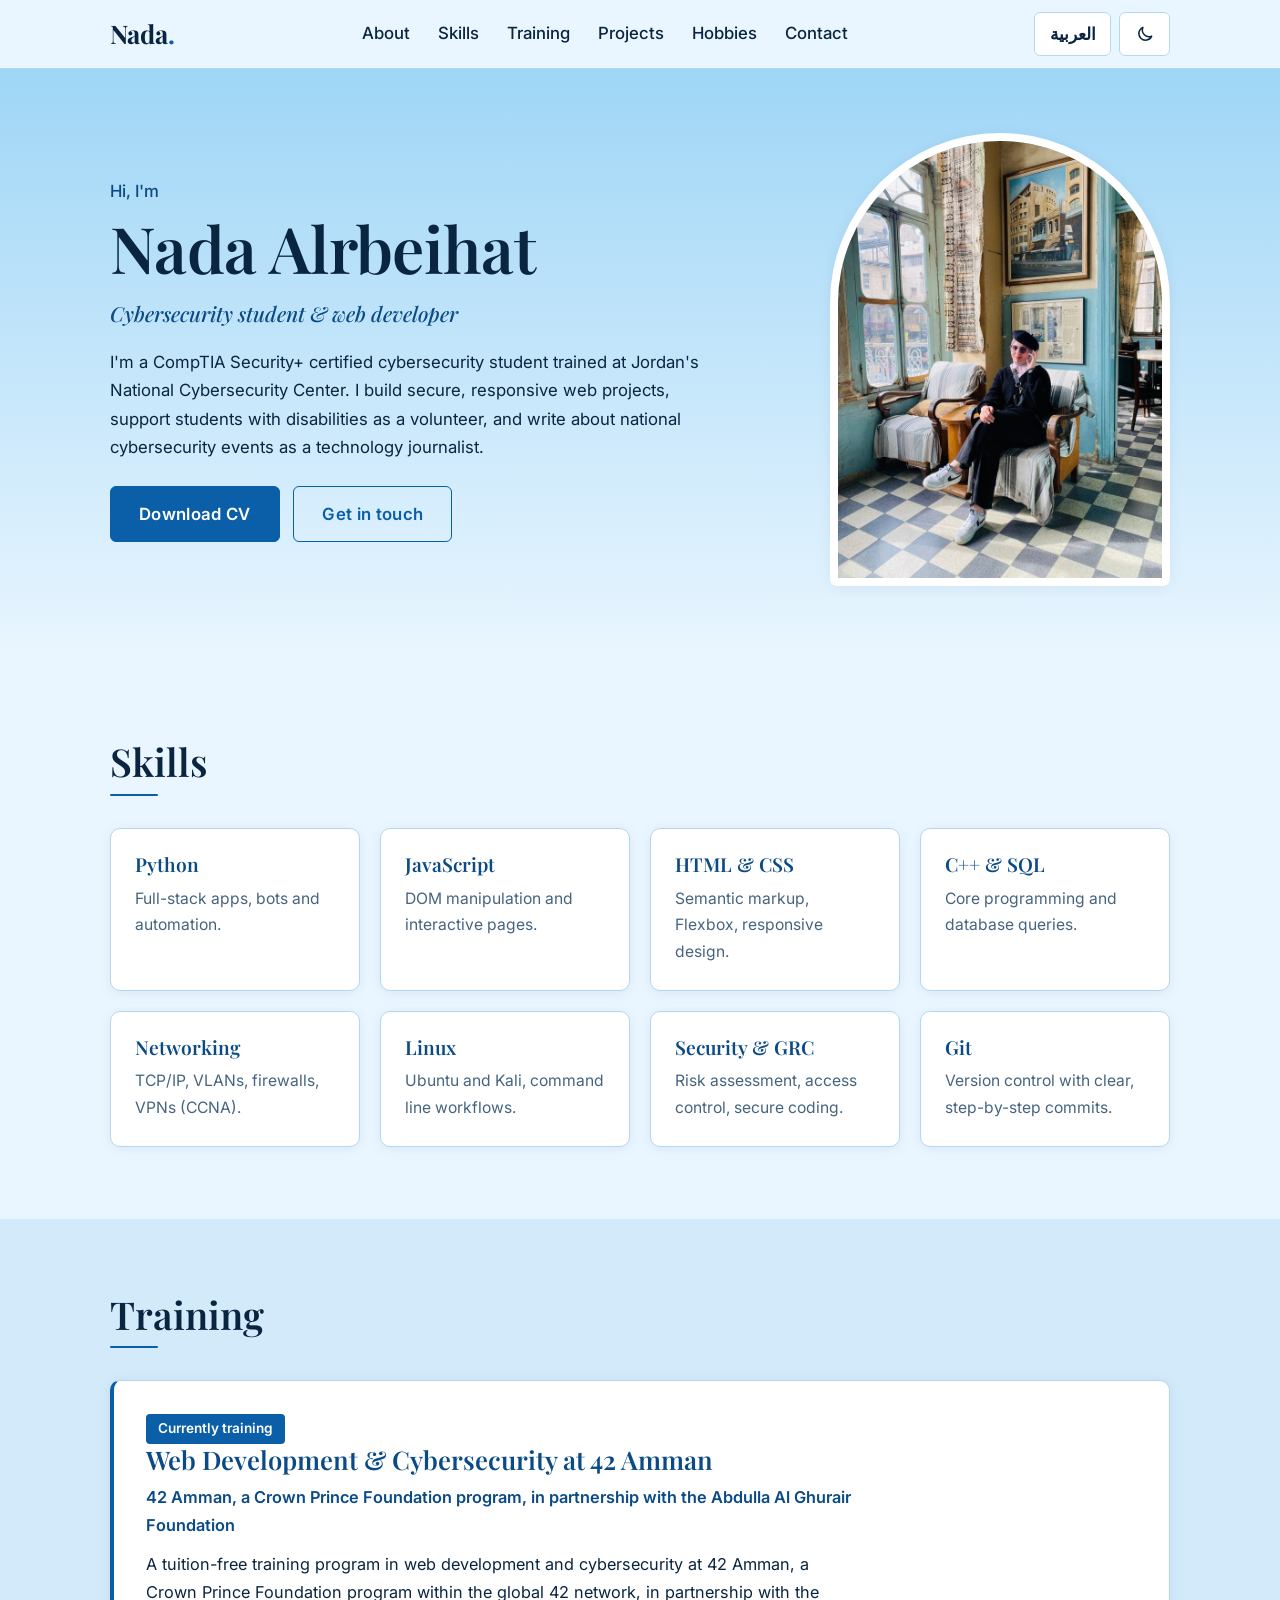
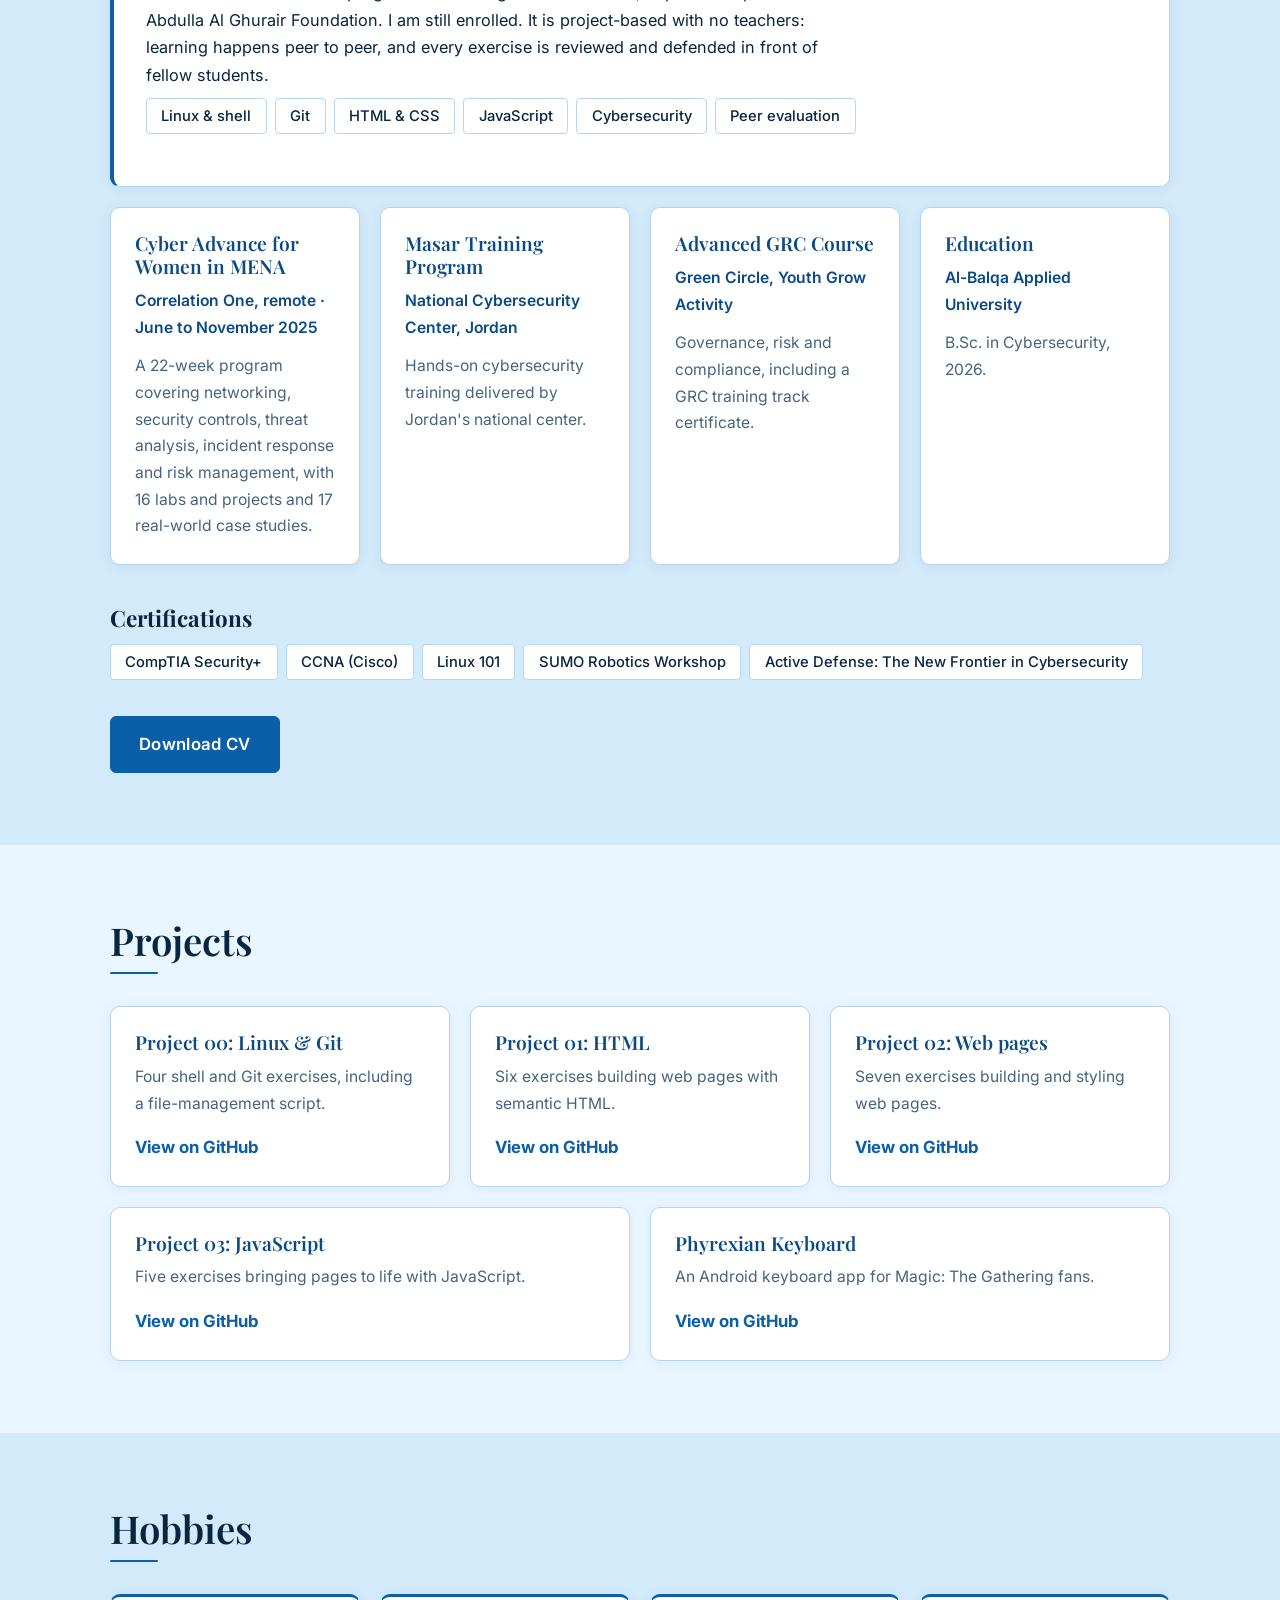
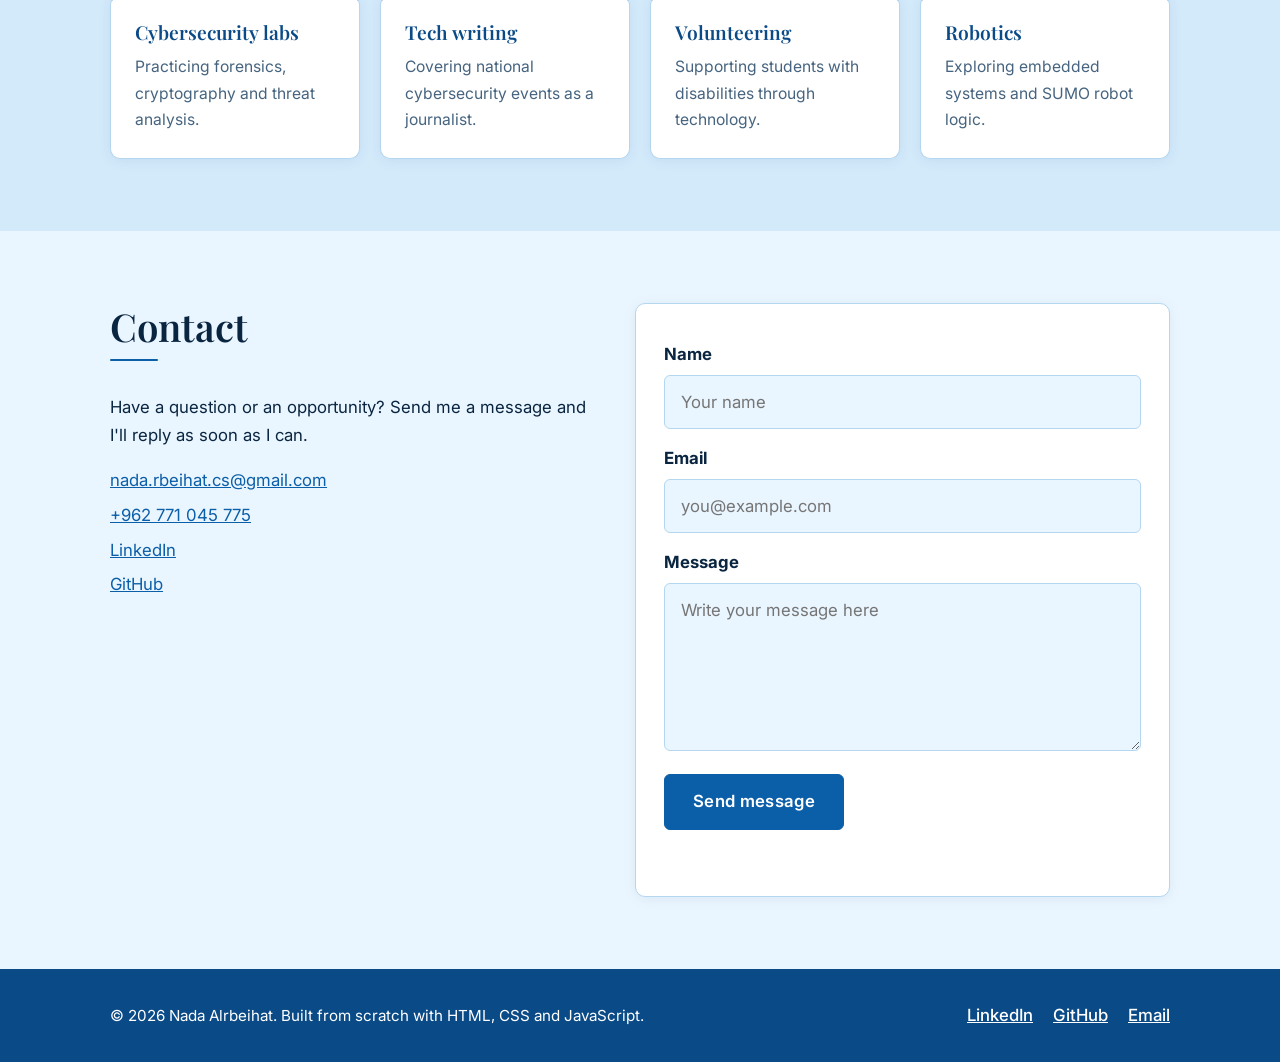
<file: index.html>
<!DOCTYPE html>
<html lang="en" dir="ltr" data-theme="light">
<head>
  <meta charset="UTF-8">
  <meta name="viewport" content="width=device-width, initial-scale=1">
  <meta name="description" content="Personal portfolio of Nada Alrbeihat, cybersecurity student and web developer.">
  <title>Nada Alrbeihat | Portfolio</title>

  <!-- Monogram favicon (no extra file needed) -->
  <link rel="icon" href="data:image/svg+xml,%3Csvg xmlns='http://www.w3.org/2000/svg' viewBox='0 0 64 64'%3E%3Crect width='64' height='64' rx='12' fill='%230b4f8a'/%3E%3Ctext x='32' y='44' font-size='36' font-family='Georgia,serif' fill='white' text-anchor='middle'%3EN%3C/text%3E%3C/svg%3E">

  <!-- Google Fonts: Playfair Display (headings), Inter (body), Amiri + IBM Plex Sans Arabic (Arabic) -->
  <link rel="preconnect" href="https://fonts.googleapis.com">
  <link rel="preconnect" href="https://fonts.gstatic.com" crossorigin>
  <link href="https://fonts.googleapis.com/css2?family=Amiri:wght@400;700&family=IBM+Plex+Sans+Arabic:wght@400;500;600&family=Inter:wght@400;500;600&family=Playfair+Display:wght@500;600;700&display=swap" rel="stylesheet">

  <link rel="stylesheet" href="style.css">
  <script src="script.js" defer></script>
</head>
<body>

  <!-- ============ HEADER / NAVBAR ============ -->
  <header class="site-header">
    <div class="container navbar">
      <a href="#about" class="logo" aria-label="Nada Alrbeihat">Nada<span>.</span></a>

      <nav id="main-nav" class="nav-links" aria-label="Main navigation">
        <a href="#about" data-i18n="nav_about">About</a>
        <a href="#skills" data-i18n="nav_skills">Skills</a>
        <a href="#training" data-i18n="nav_training">Training</a>
        <a href="#projects" data-i18n="nav_projects">Projects</a>
        <a href="#hobbies" data-i18n="nav_hobbies">Hobbies</a>
        <a href="#contact" data-i18n="nav_contact">Contact</a>
      </nav>

      <div class="nav-actions">
        <!-- BONUS: language switcher -->
        <button id="lang-toggle" class="btn-icon" type="button" data-i18n-aria="aria_lang">العربية</button>
        <!-- MANDATORY: theme switcher -->
        <button id="theme-toggle" class="btn-icon" type="button" data-i18n-aria="aria_theme" aria-pressed="false">
          <svg class="icon icon-moon" viewBox="0 0 24 24" width="20" height="20" aria-hidden="true"><path d="M20 14.5A8 8 0 0 1 9.5 4a8 8 0 1 0 10.5 10.5z" fill="none" stroke="currentColor" stroke-width="1.8" stroke-linejoin="round"/></svg>
          <svg class="icon icon-sun" viewBox="0 0 24 24" width="20" height="20" aria-hidden="true"><circle cx="12" cy="12" r="4" fill="none" stroke="currentColor" stroke-width="1.8"/><path d="M12 2v3M12 19v3M2 12h3M19 12h3M4.9 4.9l2.1 2.1M17 17l2.1 2.1M4.9 19.1L7 17M17 7l2.1-2.1" stroke="currentColor" stroke-width="1.8" stroke-linecap="round"/></svg>
        </button>
        <button id="menu-toggle" class="btn-icon menu-toggle" type="button" aria-expanded="false" aria-controls="main-nav" data-i18n-aria="aria_menu">
          <svg class="icon" viewBox="0 0 24 24" width="20" height="20" aria-hidden="true"><path d="M4 7h16M4 12h16M4 17h16" stroke="currentColor" stroke-width="1.8" stroke-linecap="round"/></svg>
        </button>
      </div>
    </div>
  </header>

  <main>

    <!-- ============ ABOUT ME ============ -->
    <section id="about" class="hero">
      <div class="container hero-inner">
        <div class="hero-text">
          <p class="hello" data-i18n="hero_hello">Hi, I'm</p>
          <h1 data-i18n="hero_name">Nada Alrbeihat</h1>
          <p class="role" data-i18n="hero_role">Cybersecurity student &amp; web developer</p>
          <p class="lead" data-i18n="hero_bio">I'm a CompTIA Security+ certified cybersecurity student trained at Jordan's National Cybersecurity Center. I build secure, responsive web projects, support students with disabilities as a volunteer, and write about national cybersecurity events as a technology journalist.</p>
          <div class="hero-buttons">
            <a class="btn btn-primary" href="assets/cv_nada.pdf" download data-i18n="hero_cv">Download CV</a>
            <a class="btn btn-ghost" href="#contact" data-i18n="hero_contact">Get in touch</a>
          </div>
        </div>

        <!-- Profile photo -->
        <figure class="hero-photo">
          <div class="photo-frame">
            <img id="profile-photo" src="assets/profile-casual.jpg" data-i18n-alt="photoAlt" alt="Nada sitting in a blue vintage café" width="720" height="960">
          </div>
        </figure>
      </div>
    </section>

    <!-- ============ SKILLS GRID ============ -->
    <section id="skills" class="section">
      <div class="container">
        <h2 data-i18n="skills_title">Skills</h2>
        <ul class="grid">
          <li class="card">
            <h3>Python</h3>
            <p data-i18n="skill_python">Full-stack apps, bots and automation.</p>
          </li>
          <li class="card">
            <h3>JavaScript</h3>
            <p data-i18n="skill_js">DOM manipulation and interactive pages.</p>
          </li>
          <li class="card">
            <h3>HTML &amp; CSS</h3>
            <p data-i18n="skill_html">Semantic markup, Flexbox, responsive design.</p>
          </li>
          <li class="card">
            <h3>C++ &amp; SQL</h3>
            <p data-i18n="skill_cpp">Core programming and database queries.</p>
          </li>
          <li class="card">
            <h3 data-i18n="skill_net_t">Networking</h3>
            <p data-i18n="skill_net">TCP/IP, VLANs, firewalls, VPNs (CCNA).</p>
          </li>
          <li class="card">
            <h3 data-i18n="skill_linux_t">Linux</h3>
            <p data-i18n="skill_linux">Ubuntu and Kali, command line workflows.</p>
          </li>
          <li class="card">
            <h3 data-i18n="skill_sec_t">Security &amp; GRC</h3>
            <p data-i18n="skill_sec">Risk assessment, access control, secure coding.</p>
          </li>
          <li class="card">
            <h3>Git</h3>
            <p data-i18n="skill_git">Version control with clear, step-by-step commits.</p>
          </li>
        </ul>
      </div>
    </section>

    <!-- ============ TRAINING & CV ============ -->
    <section id="training" class="section section-alt">
      <div class="container">
        <h2 data-i18n="training_title">Training</h2>

        <!-- Current training (42 Amman, in partnership with the Crown Prince Foundation and Abdulla Al Ghurair Foundation) -->
        <article class="card featured">
          <p class="badge" data-i18n="latest_badge">Currently training</p>
          <h3 data-i18n="t42_title">Web Development &amp; Cybersecurity at 42 Amman</h3>
          <p class="org" data-i18n="t42_org">42 Amman, a Crown Prince Foundation program, in partnership with the Abdulla Al Ghurair Foundation</p>
          <p data-i18n="t42_desc">A tuition-free training program in web development and cybersecurity at 42 Amman, a Crown Prince Foundation program within the global 42 network, in partnership with the Abdulla Al Ghurair Foundation. I am still enrolled. It is project-based with no teachers: learning happens peer to peer, and every exercise is reviewed and defended in front of fellow students.</p>
          <ul class="tags">
            <li data-i18n="t42_tag1">Linux &amp; shell</li>
            <li data-i18n="t42_tag2">Git</li>
            <li data-i18n="t42_tag3">HTML &amp; CSS</li>
            <li data-i18n="t42_tag4">JavaScript</li>
            <li data-i18n="t42_tag6">Cybersecurity</li>
            <li data-i18n="t42_tag5">Peer evaluation</li>
          </ul>
        </article>

        <!-- Previous trainings -->
        <ul class="grid">
          <li class="card">
            <h3 data-i18n="tr1_title">Cyber Advance for Women in MENA</h3>
            <p class="org" data-i18n="tr1_org">Correlation One, remote · June to November 2025</p>
            <p data-i18n="tr1_desc">A 22-week program covering networking, security controls, threat analysis, incident response and risk management, with 16 labs and projects and 17 real-world case studies.</p>
          </li>
          <li class="card">
            <h3 data-i18n="tr2_title">Masar Training Program</h3>
            <p class="org" data-i18n="tr2_org">National Cybersecurity Center, Jordan</p>
            <p data-i18n="tr2_desc">Hands-on cybersecurity training delivered by Jordan's national center.</p>
          </li>
          <li class="card">
            <h3 data-i18n="tr3_title">Advanced GRC Course</h3>
            <p class="org" data-i18n="tr3_org">Green Circle, Youth Grow Activity</p>
            <p data-i18n="tr3_desc">Governance, risk and compliance, including a GRC training track certificate.</p>
          </li>
          <li class="card">
            <h3 data-i18n="edu_title">Education</h3>
            <p class="org" data-i18n="edu_org">Al-Balqa Applied University</p>
            <p data-i18n="edu_desc">B.Sc. in Cybersecurity, 2026.</p>
          </li>
        </ul>

        <h3 class="subtitle" data-i18n="certs_title">Certifications</h3>
        <ul class="tags">
          <li>CompTIA Security+</li>
          <li data-i18n="cert_ccna">CCNA (Cisco)</li>
          <li data-i18n="cert_linux">Linux 101</li>
          <li data-i18n="cert_sumo">SUMO Robotics Workshop</li>
          <li data-i18n="cert_active">Active Defense: The New Frontier in Cybersecurity</li>
        </ul>

        <a class="btn btn-primary cv-button" href="assets/cv_nada.pdf" download data-i18n="hero_cv">Download CV</a>
      </div>
    </section>

    <!-- ============ PROJECT SHOWCASE (Projects 00-03) ============ -->
    <!-- TODO: replace the titles, descriptions and the "#" links with YOUR real Project 00-03 repositories -->
    <section id="projects" class="section">
      <div class="container">
        <h2 data-i18n="projects_title">Projects</h2>
        <!-- Each card links to the real GitHub repository -->
        <ul class="grid grid-wide">
          <li class="card project">
            <h3 data-i18n="p0_title">Project 00: Linux &amp; Git</h3>
            <p data-i18n="p0_desc">Four shell and Git exercises, including a file-management script.</p>
            <a class="link" href="https://github.com/nadarbeihat/discovery-web-piscine" target="_blank" rel="noopener" data-i18n="view_project">View on GitHub</a>
          </li>
          <li class="card project">
            <h3 data-i18n="p1_title">Project 01: HTML</h3>
            <p data-i18n="p1_desc">Six exercises building web pages with semantic HTML.</p>
            <a class="link" href="https://github.com/nadarbeihat/project-1-" target="_blank" rel="noopener" data-i18n="view_project">View on GitHub</a>
          </li>
          <li class="card project">
            <h3 data-i18n="p2_title">Project 02: Web pages</h3>
            <p data-i18n="p2_desc">Seven exercises building and styling web pages.</p>
            <a class="link" href="https://github.com/nadarbeihat/project-2-" target="_blank" rel="noopener" data-i18n="view_project">View on GitHub</a>
          </li>
          <li class="card project">
            <h3 data-i18n="p3_title">Project 03: JavaScript</h3>
            <p data-i18n="p3_desc">Five exercises bringing pages to life with JavaScript.</p>
            <a class="link" href="https://github.com/nadarbeihat/project-3" target="_blank" rel="noopener" data-i18n="view_project">View on GitHub</a>
          </li>
          <li class="card project">
            <h3 data-i18n="p4_title">Phyrexian Keyboard</h3>
            <p data-i18n="p4_desc">An Android keyboard app for Magic: The Gathering fans.</p>
            <a class="link" href="https://github.com/nadarbeihat/font-phyrexian" target="_blank" rel="noopener" data-i18n="view_project">View on GitHub</a>
          </li>
        </ul>
      </div>
    </section>

    <!-- ============ HOBBIES ============ -->
    <section id="hobbies" class="section section-alt">
      <div class="container">
        <h2 data-i18n="hobbies_title">Hobbies</h2>
        <ul class="grid">
          <li class="card hobby">
            <h3 data-i18n="hob1_t">Cybersecurity labs</h3>
            <p data-i18n="hob1">Practicing forensics, cryptography and threat analysis.</p>
          </li>
          <li class="card hobby">
            <h3 data-i18n="hob2_t">Tech writing</h3>
            <p data-i18n="hob2">Covering national cybersecurity events as a journalist.</p>
          </li>
          <li class="card hobby">
            <h3 data-i18n="hob3_t">Volunteering</h3>
            <p data-i18n="hob3">Supporting students with disabilities through technology.</p>
          </li>
          <li class="card hobby">
            <h3 data-i18n="hob4_t">Robotics</h3>
            <p data-i18n="hob4">Exploring embedded systems and SUMO robot logic.</p>
          </li>
        </ul>
      </div>
    </section>

    <!-- ============ CONTACT FORM ============ -->
    <section id="contact" class="section">
      <div class="container contact-inner">
        <div class="contact-info">
          <h2 data-i18n="contact_title">Contact</h2>
          <p data-i18n="contact_text">Have a question or an opportunity? Send me a message and I'll reply as soon as I can.</p>
          <ul class="contact-list">
            <li><a href="mailto:nada.rbeihat.cs@gmail.com">nada.rbeihat.cs@gmail.com</a></li>
            <li><a href="tel:+962771045775" dir="ltr">+962 771 045 775</a></li>
            <li><a href="https://www.linkedin.com/in/nada-al-rbiehat-730678291/" target="_blank" rel="noopener">LinkedIn</a></li>
            <li><a href="https://github.com/nadarbeihat" target="_blank" rel="noopener">GitHub</a></li>
          </ul>
        </div>

        <form id="contact-form" class="contact-form" novalidate>
          <label for="name" data-i18n="form_name">Name</label>
          <input id="name" name="name" type="text" autocomplete="name" data-i18n-placeholder="form_name_ph" placeholder="Your name" required>

          <label for="email" data-i18n="form_email">Email</label>
          <input id="email" name="email" type="email" autocomplete="email" data-i18n-placeholder="form_email_ph" placeholder="you@example.com" required>

          <label for="message" data-i18n="form_message">Message</label>
          <textarea id="message" name="message" rows="5" data-i18n-placeholder="form_message_ph" placeholder="Write your message here" required></textarea>

          <button type="submit" class="btn btn-primary" data-i18n="form_send">Send message</button>
          <p id="form-status" class="form-status" role="status" aria-live="polite"></p>
        </form>
      </div>
    </section>

  </main>

  <!-- ============ FOOTER ============ -->
  <footer class="site-footer">
    <div class="container footer-inner">
      <p data-i18n="footer_copy">© 2026 Nada Alrbeihat. Built from scratch with HTML, CSS and JavaScript.</p>
      <ul class="footer-links">
        <li><a href="https://www.linkedin.com/in/nada-al-rbiehat-730678291/" target="_blank" rel="noopener">LinkedIn</a></li>
        <li><a href="https://github.com/nadarbeihat" target="_blank" rel="noopener">GitHub</a></li>
        <li><a href="mailto:nada.rbeihat.cs@gmail.com" data-i18n="footer_email">Email</a></li>
      </ul>
    </div>
  </footer>

</body>
</html>
</file>
<file: style.css>
/* =========================================================
   Nada Alrbeihat | Portfolio
   Sky-blue theme. Layout: Flexbox + media queries only.
   Logical properties (inline-start/end) make RTL work
   automatically when <html dir="rtl"> is set by JavaScript.
   ========================================================= */

/* ---------- 1. Design tokens (theme variables) ---------- */
:root {
  --bg: #eaf6ff;
  --bg-alt: #d3eafb;
  --surface: #ffffff;
  --text: #0a2540;
  --muted: #46647f;
  --accent: #0b5ea8;
  --accent-strong: #0a4a86;
  --accent-soft: #bfe3fb;
  --on-accent: #ffffff;
  --border: #b4d7ef;
  --header-bg: rgba(234, 246, 255, 0.88);
  --sky-top: #9fd6f6;
  --sky-bottom: #eaf6ff;
  --shadow: 0 2px 14px rgba(11, 60, 110, 0.07);

  --font-head: "Playfair Display", Georgia, "Times New Roman", serif;
  --font-body: "Inter", "Segoe UI", Arial, sans-serif;
  --radius: 10px;
}

/* Dark theme: JavaScript sets data-theme="dark" on <html> */
:root[data-theme="dark"] {
  --bg: #081a2f;
  --bg-alt: #0c2442;
  --surface: #11305a;
  --text: #e6f3ff;
  --muted: #a3bdd6;
  --accent: #5bb8ff;
  --accent-strong: #8accff;
  --accent-soft: #1a4a7d;
  --on-accent: #06223f;
  --border: #1f4879;
  --header-bg: rgba(8, 26, 47, 0.88);
  --sky-top: #0f3d6e;
  --sky-bottom: #081a2f;
  --shadow: 0 2px 14px rgba(0, 0, 0, 0.3);
}

/* Arabic uses Cairo for headings and body */
:root[lang="ar"] {
  --font-head: "Amiri", "Times New Roman", serif;
  --font-body: "IBM Plex Sans Arabic", "Segoe UI", Tahoma, sans-serif;
}

/* Arabic needs connected letters and taller lines */
:root[lang="ar"] h1,
:root[lang="ar"] h2,
:root[lang="ar"] h3 {
  letter-spacing: 0;
  line-height: 1.45;
}

/* ---------- 2. Reset & base ---------- */
*,
*::before,
*::after {
  box-sizing: border-box;
}

html {
  scroll-behavior: smooth;
  scroll-padding-top: 80px;
}

body {
  margin: 0;
  font-family: var(--font-body);
  font-size: 1.05rem;
  line-height: 1.7;
  color: var(--text);
  background-color: var(--bg);
  transition: background-color 0.35s ease, color 0.35s ease;
}

img {
  display: block;
  max-width: 100%;
  height: auto;
}

ul {
  list-style: none;
  margin: 0;
  padding: 0;
}

h1, h2, h3 {
  font-family: var(--font-head);
  line-height: 1.2;
  margin: 0 0 0.6rem;
}

p {
  margin: 0 0 1rem;
}

a {
  color: var(--accent);
}

:focus-visible {
  outline: 3px solid var(--accent);
  outline-offset: 3px;
}

.container {
  width: 100%;
  max-width: 1100px;
  margin-inline: auto;
  padding-inline: 1.25rem;
}

/* ---------- 3. Buttons ---------- */
.btn {
  display: inline-block;
  padding: 0.8rem 1.75rem;
  border-radius: 6px;
  border: 1px solid var(--accent);
  letter-spacing: 0.02em;
  font: inherit;
  font-weight: 600;
  text-decoration: none;
  cursor: pointer;
  transition: background-color 0.2s ease, color 0.2s ease, transform 0.2s ease;
}

.btn-primary {
  background: var(--accent);
  color: var(--on-accent);
}

.btn-primary:hover {
  background: var(--accent-strong);
  border-color: var(--accent-strong);
}

.btn-ghost {
  background: transparent;
  color: var(--accent);
}

.btn-ghost:hover {
  background: var(--accent-soft);
}

.btn-icon {
  min-width: 44px;
  height: 44px;
  padding: 0 0.9rem;
  border-radius: 6px;
  border: 1px solid var(--border);
  display: inline-flex;
  align-items: center;
  justify-content: center;
  background: var(--surface);
  color: var(--text);
  font: inherit;
  font-weight: 700;
  cursor: pointer;
  transition: border-color 0.2s ease, background-color 0.2s ease;
}

.btn-icon .icon-sun { display: none; }
:root[data-theme="dark"] .btn-icon .icon-sun { display: block; }
:root[data-theme="dark"] .btn-icon .icon-moon { display: none; }

.btn-icon:hover {
  border-color: var(--accent);
}

/* ---------- 4. Header / navbar ---------- */
.site-header {
  position: sticky;
  top: 0;
  z-index: 10;
  background: var(--header-bg);
  backdrop-filter: blur(10px);
  border-block-end: 1px solid var(--border);
  transition: background-color 0.35s ease;
}

.navbar {
  display: flex;
  align-items: center;
  justify-content: space-between;
  gap: 1rem;
  min-height: 68px;
}

.logo {
  font-family: var(--font-head);
  font-size: 1.6rem;
  font-weight: 700;
  text-decoration: none;
  color: var(--text);
}

.logo span {
  color: var(--accent);
}

.nav-links {
  display: flex;
  gap: 1.75rem;
  margin-inline: auto;
}

.nav-links a {
  color: var(--text);
  font-weight: 500;
  text-decoration: none;
  padding-block: 0.25rem;
  border-block-end: 2px solid transparent;
  transition: border-color 0.2s ease, color 0.2s ease;
}

.nav-links a:hover {
  color: var(--accent);
  border-color: var(--accent);
}

.nav-actions {
  display: flex;
  align-items: center;
  gap: 0.5rem;
}

.menu-toggle {
  display: none;
}

/* ---------- 5. About / hero ---------- */
.hero {
  position: relative;
  overflow: hidden;
  padding-block: 4rem 5rem;
  background: linear-gradient(180deg, var(--sky-top) 0%, var(--sky-bottom) 100%);
  transition: background 0.35s ease;
}

.hero-inner {
  position: relative;
  z-index: 1;
  display: flex;
  align-items: center;
  justify-content: space-between;
  gap: 3rem;
}

.hero-text {
  flex: 1 1 0;
  min-width: 0;
}

.hello {
  font-weight: 500;
  color: var(--accent-strong);
  margin-block-end: 0.25rem;
}

.hero h1 {
  font-weight: 600;
  font-size: clamp(2.4rem, 6vw, 4rem);
  font-weight: 600;
  letter-spacing: -0.01em;
}

.role {
  font-family: var(--font-head);
  font-size: 1.3rem;
  font-style: italic;
  font-weight: 500;
  color: var(--accent-strong);
}

.lead {
  max-width: 56ch;
  color: var(--text);
}

.hero-buttons {
  display: flex;
  flex-wrap: wrap;
  gap: 0.85rem;
  margin-block-start: 1.5rem;
}

/* Photo with arch frame */
.hero-photo {
  flex: 0 0 340px;
  margin: 0;
  display: flex;
  flex-direction: column;
  align-items: center;
  gap: 1rem;
}

.photo-frame {
  inline-size: 100%;
  aspect-ratio: 3 / 4;
  border-radius: 200px 200px 8px 8px;
  overflow: hidden;
  border: 8px solid var(--surface);
  box-shadow: var(--shadow);
  background: var(--accent-soft);
}

.photo-frame img {
  inline-size: 100%;
  block-size: 100%;
  object-fit: cover;
 
}

/* ---------- 6. Generic sections ---------- */
.section {
  padding-block: 4.5rem;
}

.section-alt {
  background: var(--bg-alt);
  transition: background-color 0.35s ease;
}

.section h2 {
  font-size: clamp(1.8rem, 4vw, 2.4rem);
  font-weight: 600;
  margin-block-end: 2rem;
}

.section h2::after {
  content: "";
  display: block;
  inline-size: 48px;
  block-size: 2px;
  margin-block-start: 0.6rem;
  border-radius: 999px;
  background: var(--accent);
}

/* Card grid built with Flexbox */
.grid {
  display: flex;
  flex-wrap: wrap;
  gap: 1.25rem;
}

.card {
  flex: 1 1 230px;
  min-width: 0;
  padding: 1.5rem;
  background: var(--surface);
  border: 1px solid var(--border);
  border-radius: var(--radius);
  box-shadow: var(--shadow);
  transition: background-color 0.35s ease, border-color 0.35s ease;
}

.card h3 {
  font-size: 1.2rem;
  font-weight: 600;
  color: var(--accent-strong);
}

.card p {
  margin: 0;
  color: var(--muted);
  font-size: 0.98rem;
}

.grid-wide .card {
  flex-basis: 320px;
  display: flex;
  flex-direction: column;
}

.project p {
  flex: 1;
  margin-block-end: 1rem;
}

.link {
  font-weight: 700;
  text-decoration: none;
}

.link:hover {
  text-decoration: underline;
}

.hobby {
  border-block-start: 3px solid var(--accent);
}

/* ---------- Training ---------- */
.featured {
  flex: none;
  margin-block-end: 1.25rem;
  padding: 2rem;
  border-inline-start: 4px solid var(--accent);
}

.featured h3 {
  font-size: 1.6rem;
}

.featured p {
  color: var(--text);
  font-size: 1.02rem;
  max-width: 70ch;
}

.featured .link {
  display: inline-block;
  margin-block-start: 0.5rem;
}

.badge {
  display: inline-block;
  margin: 0 0 0.75rem;
  padding: 0.2rem 0.75rem;
  border-radius: 4px;
  background: var(--accent);
  color: var(--on-accent) !important;
  font-size: 0.85rem !important;
  font-weight: 600;
}

.org {
  color: var(--accent-strong) !important;
  font-weight: 600;
  margin-block-end: 0.75rem !important;
}

.tags {
  display: flex;
  flex-wrap: wrap;
  gap: 0.5rem;
  margin-block: 0.5rem 1.25rem;
}

.tags li {
  padding: 0.3rem 0.9rem;
  border: 1px solid var(--border);
  border-radius: 4px;
  background: var(--surface);
  font-size: 0.92rem;
  font-weight: 500;
}

.subtitle {
  margin-block: 2.5rem 0.75rem;
  font-size: 1.4rem;
}

.cv-button {
  margin-block-start: 1rem;
}

/* ---------- 7. Contact ---------- */
.contact-inner {
  display: flex;
  align-items: flex-start;
  gap: 3rem;
}

.contact-info,
.contact-form {
  flex: 1 1 0;
  min-width: 0;
}

.contact-list li {
  margin-block-end: 0.4rem;
  overflow-wrap: anywhere;
}

.contact-form {
  display: flex;
  flex-direction: column;
  gap: 0.4rem;
  padding: 1.75rem;
  background: var(--surface);
  border: 1px solid var(--border);
  border-radius: var(--radius);
  box-shadow: var(--shadow);
}

.contact-form label {
  font-weight: 700;
  margin-block-start: 0.5rem;
}

.contact-form input,
.contact-form textarea {
  inline-size: 100%;
  padding: 0.75rem 1rem;
  border: 1px solid var(--border);
  border-radius: 6px;
  background: var(--bg);
  color: var(--text);
  font: inherit;
  resize: vertical;
}

.contact-form input:focus,
.contact-form textarea:focus {
  border-color: var(--accent);
  outline: 2px solid var(--accent-soft);
}

.contact-form .is-invalid {
  border-color: #d93a3a;
}

.contact-form .btn {
  align-self: flex-start;
  margin-block-start: 1rem;
}

.form-status {
  min-height: 1.5rem;
  margin: 0.5rem 0 0;
  font-weight: 700;
}

.form-status.is-error {
  color: #d93a3a;
}

.form-status.is-success {
  color: #1c9a54;
}

/* ---------- 8. Footer ---------- */
.site-footer {
  padding-block: 2rem;
  background: var(--accent-strong);
  color: #ffffff;
}

:root[data-theme="dark"] .site-footer {
  background: #040f1e;
}

.footer-inner {
  display: flex;
  flex-wrap: wrap;
  align-items: center;
  justify-content: space-between;
  gap: 1rem;
}

.footer-inner p {
  margin: 0;
  font-size: 0.95rem;
}

.footer-links {
  display: flex;
  gap: 1.25rem;
}

.footer-links a {
  color: #ffffff;
  font-weight: 500;
}

/* ---------- 9. Responsive (media queries) ---------- */
@media (max-width: 900px) {
  .hero-inner {
    flex-direction: column-reverse;
    text-align: center;
  }

  .lead {
    margin-inline: auto;
  }

  .hero-buttons {
    justify-content: center;
  }

  .hero-photo {
    flex-basis: auto;
    inline-size: min(320px, 100%);
  }

  .contact-inner {
    flex-direction: column;
    gap: 2rem;
  }

  .contact-info,
  .contact-form {
    inline-size: 100%;
    flex: none;
  }
}

@media (max-width: 768px) {
  .menu-toggle {
    display: inline-block;
  }

  /* Nav links collapse into a dropdown panel */
  .nav-links {
    display: none;
    position: absolute;
    inset-inline: 0;
    inset-block-start: 100%;
    flex-direction: column;
    gap: 0;
    padding: 0.5rem 1.25rem 1rem;
    background: var(--bg);
    border-block-end: 1px solid var(--border);
  }

  .nav-links.is-open {
    display: flex;
  }

  .nav-links a {
    padding-block: 0.75rem;
    border-block-end: 1px solid var(--border);
  }

  .nav-actions {
    margin-inline-start: auto;
  }

  .site-header {
    position: sticky;
  }
}

@media (max-width: 480px) {
  body {
    font-size: 1rem;
  }

  .hero {
    padding-block: 2.5rem 3.5rem;
  }

  .section {
    padding-block: 3rem;
  }

  .card {
    flex-basis: 100%;
  }

  .contact-form {
    padding: 1.25rem;
  }

  .footer-inner {
    flex-direction: column;
    text-align: center;
  }
}

/* Respect users who prefer less motion */
@media (prefers-reduced-motion: reduce) {
  * {
    transition: none !important;
    scroll-behavior: auto !important;
  }
}
</file>
